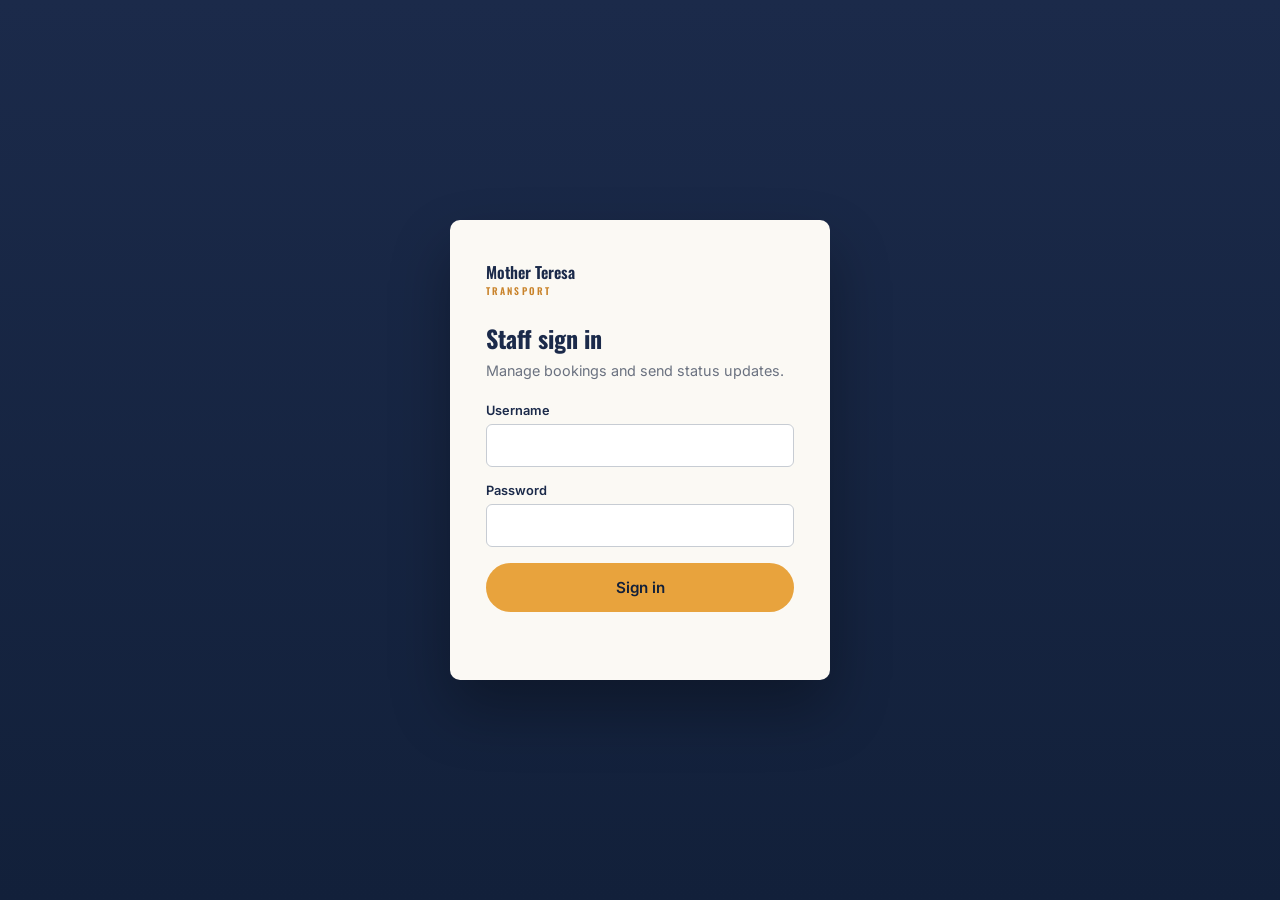
<file: admin/index.html>
<!DOCTYPE html>
<html lang="en">
<head>
<meta charset="UTF-8">
<meta name="viewport" content="width=device-width, initial-scale=1.0">
<title>Admin — Mother Teresa Transport</title>
<meta name="robots" content="noindex, nofollow">
<link rel="preconnect" href="https://fonts.googleapis.com">
<link rel="preconnect" href="https://fonts.gstatic.com" crossorigin>
<link href="https://fonts.googleapis.com/css2?family=Oswald:wght@500;600;700&family=Inter:wght@400;500;600;700&family=IBM+Plex+Mono:wght@400;500&display=swap" rel="stylesheet">
<link rel="stylesheet" href="css/admin.css">
</head>
<body>

<!-- ============ LOGIN VIEW ============ -->
<section class="login-screen" id="loginScreen">
  <form class="login-card" id="loginForm">
    <span class="login-brand">Mother&nbsp;Teresa<span>TRANSPORT</span></span>
    <h1>Staff sign in</h1>
    <p class="login-sub">Manage bookings and send status updates.</p>

    <label class="field">
      <span>Username</span>
      <input type="text" name="username" required autocomplete="username">
    </label>
    <label class="field">
      <span>Password</span>
      <input type="password" name="password" required autocomplete="current-password">
    </label>

    <button type="submit" class="btn btn-primary btn-lg">Sign in</button>
    <p class="login-error" id="loginError" role="alert"></p>
  </form>
</section>

<!-- ============ DASHBOARD VIEW ============ -->
<section class="dashboard" id="dashboard" hidden>
  <header class="admin-header">
    <span class="login-brand">Mother&nbsp;Teresa<span>TRANSPORT</span></span>
    <div class="admin-header-right">
      <span id="adminName" class="admin-name"></span>
      <button class="btn btn-ghost btn-sm" id="logoutBtn">Log out</button>
    </div>
  </header>

  <div class="dashboard-body">
    <div class="dashboard-toolbar">
      <input type="search" id="searchInput" placeholder="Search name, phone, tracking code, route…">
      <select id="statusFilter">
        <option value="">All statuses</option>
        <option value="received">Received</option>
        <option value="confirmed">Confirmed</option>
        <option value="picked_up">Picked up</option>
        <option value="in_transit">In transit</option>
        <option value="delivered">Delivered</option>
        <option value="cancelled">Cancelled</option>
      </select>
      <button class="btn btn-outline-navy btn-sm" id="refreshBtn">Refresh</button>
    </div>

    <div class="table-wrap">
      <table class="bookings-table">
        <thead>
          <tr>
            <th>Tracking</th>
            <th>Customer</th>
            <th>Route</th>
            <th>Goods</th>
            <th>Date</th>
            <th>Status</th>
          </tr>
        </thead>
        <tbody id="bookingsTableBody">
          <tr><td colspan="6" class="table-empty">Loading…</td></tr>
        </tbody>
      </table>
    </div>
  </div>

  <!-- ============ DETAIL / STATUS UPDATE PANEL ============ -->
  <aside class="detail-panel" id="detailPanel" hidden>
    <div class="detail-panel-inner">
      <button class="detail-close" id="detailClose" aria-label="Close">&times;</button>
      <h2 id="detailTracking"></h2>
      <span class="detail-status-badge" id="detailStatusBadge"></span>

      <dl class="detail-facts" id="detailFacts"></dl>

      <h3>History</h3>
      <ul class="detail-history" id="detailHistory"></ul>

      <h3>Update status</h3>
      <form id="statusForm" class="status-form">
        <label class="field">
          <span>New status</span>
          <select name="status" id="statusSelect" required>
            <option value="received">Received</option>
            <option value="confirmed">Confirmed</option>
            <option value="picked_up">Picked up</option>
            <option value="in_transit">In transit</option>
            <option value="delivered">Delivered</option>
            <option value="cancelled">Cancelled</option>
          </select>
        </label>
        <label class="field">
          <span>Note (optional)</span>
          <textarea name="note" rows="2" placeholder="e.g. Vehicle TN-38-XXXX assigned"></textarea>
        </label>
        <label class="checkbox-field">
          <input type="checkbox" name="notify_customer" checked>
          <span>Notify customer (email / WhatsApp / SMS)</span>
        </label>
        <button type="submit" class="btn btn-primary">Save update</button>
        <p class="status-form-msg" id="statusFormMsg"></p>
      </form>
    </div>
  </aside>
</section>

<script src="js/admin.js"></script>
</body>
</html>
</file>
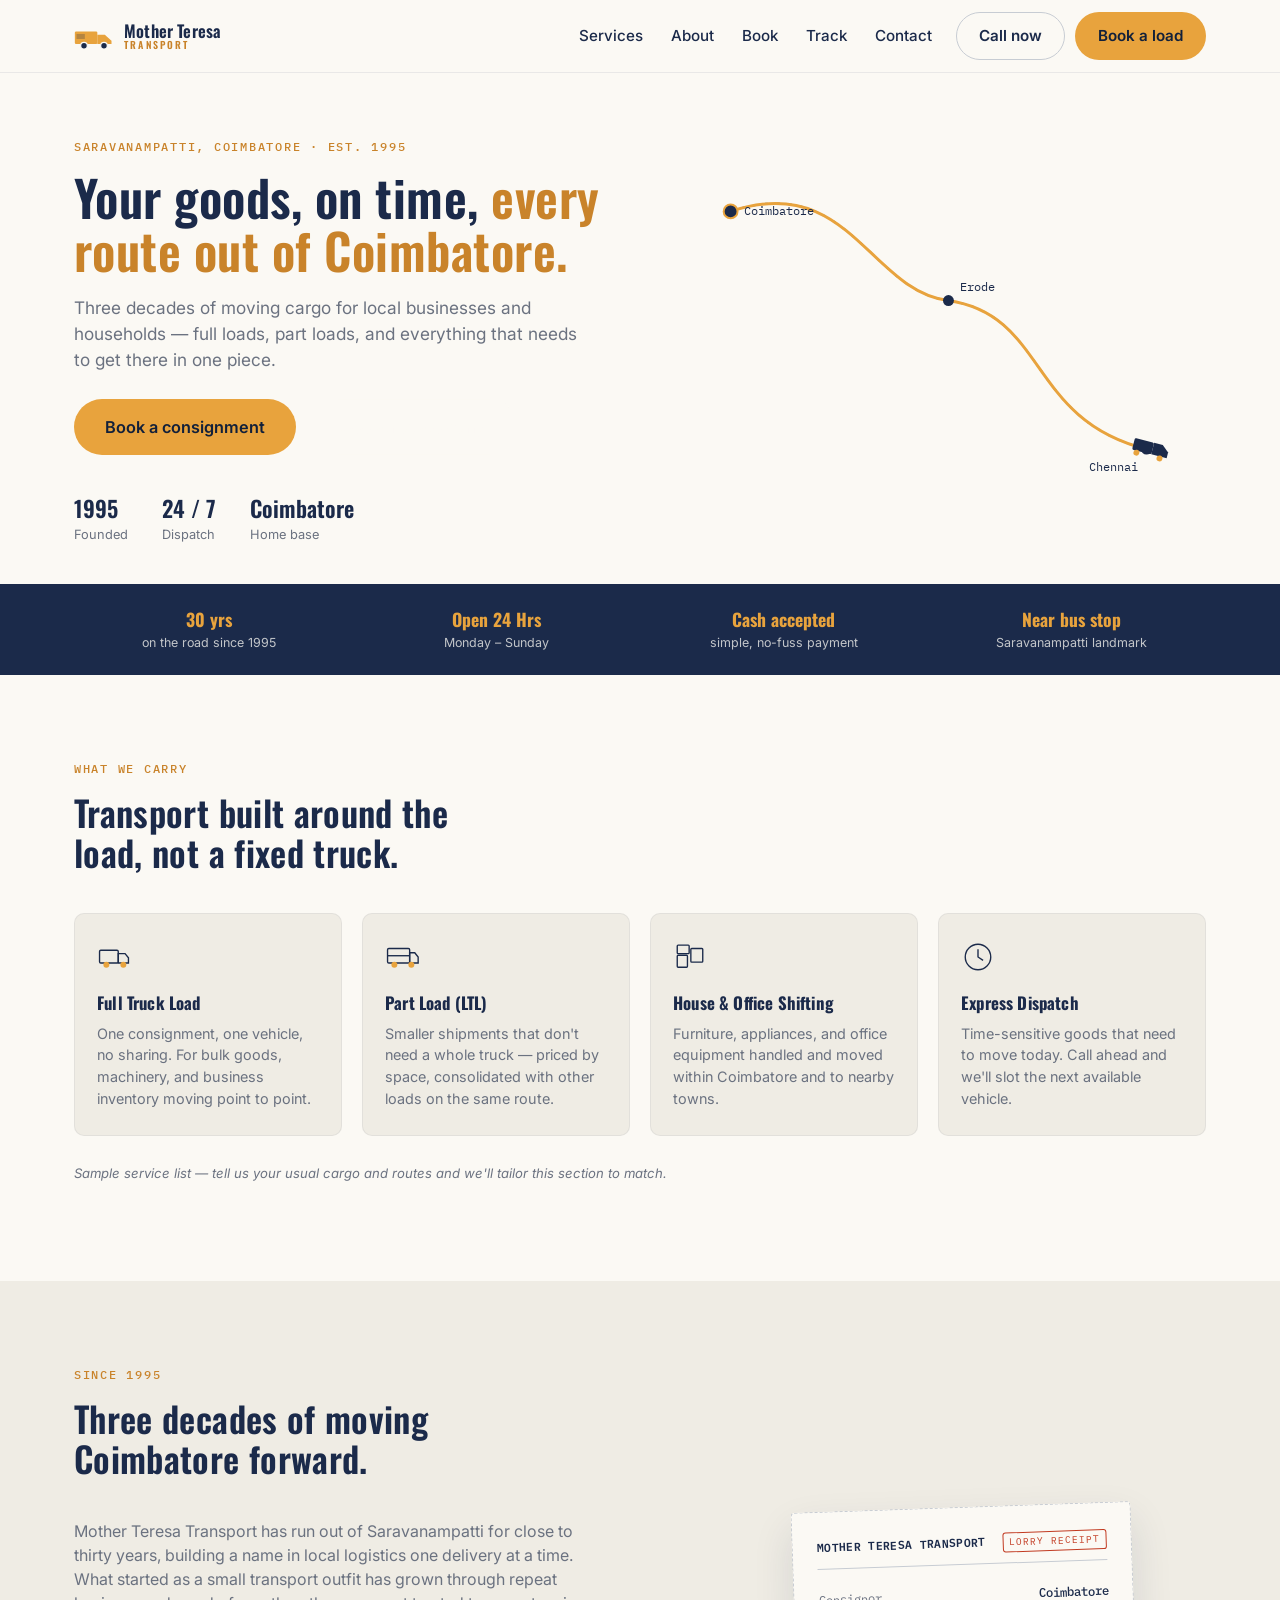
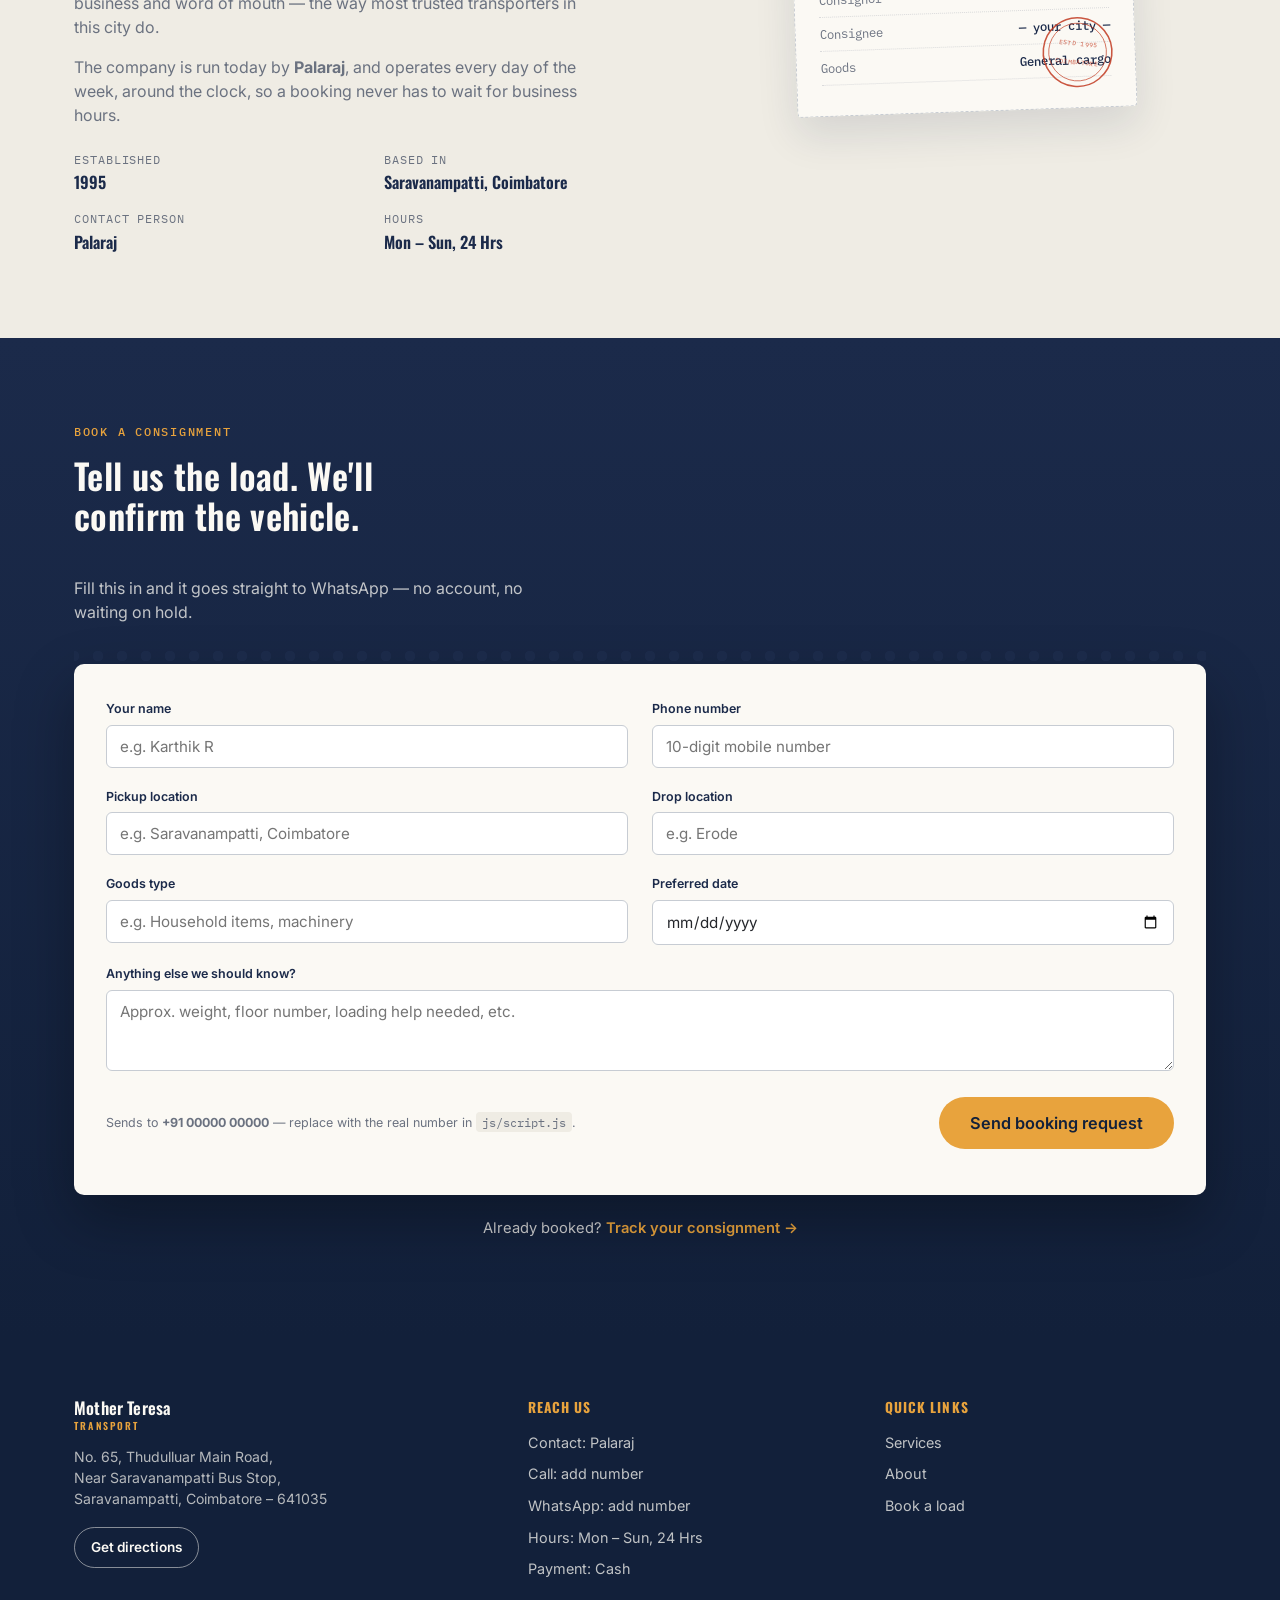
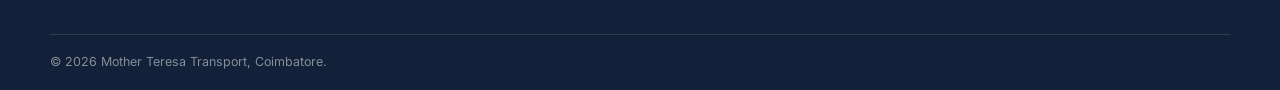
<file: frontend/index.html>
<!DOCTYPE html>
<html lang="en">
<head>
<meta charset="UTF-8">
<meta name="viewport" content="width=device-width, initial-scale=1.0">
<title>Mother Teresa Transport — Coimbatore | Goods Transport & Logistics Since 1995</title>
<meta name="description" content="Mother Teresa Transport, Saravanampatti, Coimbatore. Reliable goods transport and logistics since 1995. Book a consignment or get a quote in minutes.">
<link rel="preconnect" href="https://fonts.googleapis.com">
<link rel="preconnect" href="https://fonts.gstatic.com" crossorigin>
<link href="https://fonts.googleapis.com/css2?family=Oswald:wght@500;600;700&family=Inter:wght@400;500;600;700&family=IBM+Plex+Mono:wght@400;500&display=swap" rel="stylesheet">
<link rel="stylesheet" href="css/style.css">
</head>
<body>

<!-- ============ HEADER ============ -->
<header class="site-header" id="top">
  <div class="wrap header-row">
    <a class="brand" href="#top">
      <span class="brand-mark" aria-hidden="true">
        <svg viewBox="0 0 48 32" width="40" height="27">
          <rect x="1" y="10" width="27" height="15" rx="1.5" fill="var(--marigold)"/>
          <path d="M28 14h9l8 7v4h-17z" fill="var(--marigold)"/>
          <circle cx="12" cy="27" r="4" fill="var(--navy)" stroke="var(--paper)" stroke-width="1.5"/>
          <circle cx="36" cy="27" r="4" fill="var(--navy)" stroke="var(--paper)" stroke-width="1.5"/>
          <rect x="3" y="13" width="10" height="6" fill="var(--navy)" opacity="0.25"/>
        </svg>
      </span>
      <span class="brand-name">Mother&nbsp;Teresa<span class="brand-name-sub">TRANSPORT</span></span>
    </a>

    <nav class="main-nav" id="mainNav" aria-label="Primary">
      <a href="#services">Services</a>
      <a href="#about">About</a>
      <a href="#book">Book</a>
      <a href="track.html">Track</a>
      <a href="#contact">Contact</a>
    </nav>

    <div class="header-cta">
      <a class="btn btn-ghost" href="tel:+910000000000" id="callBtn">Call now</a>
      <a class="btn btn-primary" href="#book">Book a load</a>
    </div>

    <button class="nav-toggle" id="navToggle" aria-label="Open menu" aria-expanded="false">
      <span></span><span></span><span></span>
    </button>
  </div>
</header>

<!-- ============ HERO ============ -->
<section class="hero">
  <div class="wrap hero-row">
    <div class="hero-copy">
      <p class="eyebrow">Saravanampatti, Coimbatore · Est. 1995</p>
      <h1>Your goods, on time, <span>every route out of Coimbatore.</span></h1>
      <p class="hero-sub">Three decades of moving cargo for local businesses and households — full loads, part loads, and everything that needs to get there in one piece.</p>
      <div class="hero-actions">
        <a href="#book" class="btn btn-primary btn-lg">Book a consignment</a>
        <a href="#services" class="btn btn-outline btn-lg">See what we carry</a>
      </div>
      <dl class="hero-stats">
        <div><dt>1995</dt><dd>Founded</dd></div>
        <div><dt>24 / 7</dt><dd>Dispatch</dd></div>
        <div><dt>Coimbatore</dt><dd>Home base</dd></div>
      </dl>
    </div>

    <div class="hero-route" aria-hidden="true">
      <svg viewBox="0 0 520 380" class="route-svg">
        <path id="routePath" d="M40,60 C160,20 180,140 260,150 C360,165 340,270 460,300" fill="none" stroke="var(--steel)" stroke-width="2" stroke-dasharray="2 10" stroke-linecap="round"/>
        <path d="M40,60 C160,20 180,140 260,150 C360,165 340,270 460,300" fill="none" stroke="var(--marigold)" stroke-width="3" stroke-linecap="round" class="route-progress" id="routeProgress"/>

        <g class="stop" transform="translate(40,60)">
          <circle r="7" fill="var(--navy)"/>
          <circle r="7" fill="none" stroke="var(--marigold)" stroke-width="2" class="pulse"/>
          <text x="14" y="4" class="stop-label">Coimbatore</text>
        </g>
        <g class="stop" transform="translate(260,150)">
          <circle r="5.5" fill="var(--navy)"/>
          <text x="12" y="-10" class="stop-label">Erode</text>
        </g>
        <g class="stop" transform="translate(460,300)">
          <circle r="5.5" fill="var(--navy)"/>
          <text x="-58" y="22" class="stop-label">Chennai</text>
        </g>

        <g id="truckMark">
          <rect x="-14" y="-8" width="20" height="12" rx="1.5" fill="var(--navy)"/>
          <path d="M6,-8 h9 l7,6 v6 h-16z" fill="var(--navy)"/>
          <circle cx="-9" cy="6" r="3" fill="var(--marigold)"/>
          <circle cx="15" cy="6" r="3" fill="var(--marigold)"/>
        </g>
      </svg>
    </div>
  </div>
</section>

<!-- ============ TRUST STRIP ============ -->
<section class="trust-strip">
  <div class="wrap trust-row">
    <div><strong>30 yrs</strong><span>on the road since 1995</span></div>
    <div><strong>Open 24 Hrs</strong><span>Monday – Sunday</span></div>
    <div><strong>Cash accepted</strong><span>simple, no-fuss payment</span></div>
    <div><strong>Near bus stop</strong><span>Saravanampatti landmark</span></div>
  </div>
</section>

<!-- ============ SERVICES ============ -->
<section class="services" id="services">
  <div class="wrap">
    <p class="eyebrow">What we carry</p>
    <h2 class="section-title">Transport built around the load, not a fixed truck.</h2>

    <div class="service-grid">
      <article class="service-card">
        <div class="service-icon" aria-hidden="true">
          <svg viewBox="0 0 40 40"><rect x="3" y="12" width="22" height="15" rx="1.5"/><path d="M25 16h8l4 5v6H25z"/><circle cx="11" cy="29" r="3.5" class="wheel"/><circle cx="31" cy="29" r="3.5" class="wheel"/></svg>
        </div>
        <h3>Full Truck Load</h3>
        <p>One consignment, one vehicle, no sharing. For bulk goods, machinery, and business inventory moving point to point.</p>
      </article>

      <article class="service-card">
        <div class="service-icon" aria-hidden="true">
          <svg viewBox="0 0 40 40"><rect x="3" y="10" width="26" height="17" rx="1.5"/><line x1="3" y1="18.5" x2="29" y2="18.5"/><path d="M29 15h6l4 5v7h-10z"/><circle cx="11" cy="29" r="3.5" class="wheel"/><circle cx="31" cy="29" r="3.5" class="wheel"/></svg>
        </div>
        <h3>Part Load (LTL)</h3>
        <p>Smaller shipments that don't need a whole truck — priced by space, consolidated with other loads on the same route.</p>
      </article>

      <article class="service-card">
        <div class="service-icon" aria-hidden="true">
          <svg viewBox="0 0 40 40"><rect x="5" y="6" width="14" height="10" rx="1"/><rect x="21" y="10" width="14" height="16" rx="1"/><rect x="5" y="18" width="12" height="14" rx="1"/></svg>
        </div>
        <h3>House & Office Shifting</h3>
        <p>Furniture, appliances, and office equipment handled and moved within Coimbatore and to nearby towns.</p>
      </article>

      <article class="service-card">
        <div class="service-icon" aria-hidden="true">
          <svg viewBox="0 0 40 40"><circle cx="20" cy="20" r="15"/><path d="M20 11v9l6 4"/></svg>
        </div>
        <h3>Express Dispatch</h3>
        <p>Time-sensitive goods that need to move today. Call ahead and we'll slot the next available vehicle.</p>
      </article>
    </div>
    <p class="services-note">Sample service list — tell us your usual cargo and routes and we'll tailor this section to match.</p>
  </div>
</section>

<!-- ============ ABOUT ============ -->
<section class="about" id="about">
  <div class="wrap about-row">
    <div class="about-copy">
      <p class="eyebrow">Since 1995</p>
      <h2 class="section-title">Three decades of moving Coimbatore forward.</h2>
      <p>Mother Teresa Transport has run out of Saravanampatti for close to thirty years, building a name in local logistics one delivery at a time. What started as a small transport outfit has grown through repeat business and word of mouth — the way most trusted transporters in this city do.</p>
      <p>The company is run today by <strong>Palaraj</strong>, and operates every day of the week, around the clock, so a booking never has to wait for business hours.</p>
      <ul class="about-facts">
        <li><span>Established</span><strong>1995</strong></li>
        <li><span>Based in</span><strong>Saravanampatti, Coimbatore</strong></li>
        <li><span>Contact person</span><strong>Palaraj</strong></li>
        <li><span>Hours</span><strong>Mon – Sun, 24 Hrs</strong></li>
      </ul>
    </div>

    <div class="lr-card" aria-hidden="true">
      <div class="lr-card-inner">
        <div class="lr-head">
          <span class="lr-brand">MOTHER TERESA TRANSPORT</span>
          <span class="lr-tag">LORRY RECEIPT</span>
        </div>
        <div class="lr-row"><span>Consignor</span><b>Coimbatore</b></div>
        <div class="lr-row"><span>Consignee</span><b>— your city —</b></div>
        <div class="lr-row"><span>Goods</span><b>General cargo</b></div>
        <div class="lr-stamp">
          <svg viewBox="0 0 100 100">
            <circle cx="50" cy="50" r="44" fill="none" stroke="currentColor" stroke-width="2"/>
            <circle cx="50" cy="50" r="37" fill="none" stroke="currentColor" stroke-width="1"/>
            <text x="50" y="42" text-anchor="middle" class="stamp-text-top">ESTD 1995</text>
            <text x="50" y="66" text-anchor="middle" class="stamp-text-bottom">COIMBATORE</text>
          </svg>
        </div>
      </div>
    </div>
  </div>
</section>

<!-- ============ BOOKING ============ -->
<section class="booking" id="book">
  <div class="wrap">
    <p class="eyebrow eyebrow-light">Book a consignment</p>
    <h2 class="section-title section-title-light">Tell us the load. We'll confirm the vehicle.</h2>
    <p class="booking-sub">Fill this in and it goes straight to WhatsApp — no account, no waiting on hold.</p>

    <form class="booking-form" id="bookingForm">
      <div class="perforation" aria-hidden="true"></div>
      <div class="form-grid">
        <label class="field">
          <span>Your name</span>
          <input type="text" name="name" required placeholder="e.g. Karthik R">
        </label>
        <label class="field">
          <span>Phone number</span>
          <input type="tel" name="phone" required placeholder="10-digit mobile number" pattern="[0-9]{10}">
        </label>
        <label class="field">
          <span>Pickup location</span>
          <input type="text" name="pickup" required placeholder="e.g. Saravanampatti, Coimbatore">
        </label>
        <label class="field">
          <span>Drop location</span>
          <input type="text" name="drop" required placeholder="e.g. Erode">
        </label>
        <label class="field">
          <span>Goods type</span>
          <input type="text" name="goods" required placeholder="e.g. Household items, machinery">
        </label>
        <label class="field">
          <span>Preferred date</span>
          <input type="date" name="date" required>
        </label>
        <label class="field field-wide">
          <span>Anything else we should know?</span>
          <textarea name="notes" rows="3" placeholder="Approx. weight, floor number, loading help needed, etc."></textarea>
        </label>
      </div>

      <div class="form-footer">
        <p class="form-hint">Sends to <strong>+91 00000 00000</strong> — replace with the real number in <code>js/script.js</code>.</p>
        <button type="submit" class="btn btn-primary btn-lg">Send booking request</button>
      </div>
      <p class="booking-status" id="bookingStatus" role="status" aria-live="polite"></p>
    </form>

    <p class="track-link">Already booked? <a href="track.html">Track your consignment &rarr;</a></p>
  </div>
</section>

<!-- ============ CONTACT / FOOTER ============ -->
<footer class="site-footer" id="contact">
  <div class="wrap footer-row">
    <div class="footer-block">
      <span class="brand-name footer-brand">Mother&nbsp;Teresa<span class="brand-name-sub">TRANSPORT</span></span>
      <p class="footer-address">
        No. 65, Thudulluar Main Road,<br>
        Near Saravanampatti Bus Stop,<br>
        Saravanampatti, Coimbatore – 641035
      </p>
      <a class="btn btn-outline btn-sm" href="https://www.google.com/maps/search/?api=1&query=Mother+Teresa+Transport+Saravanampatti+Coimbatore" target="_blank" rel="noopener">Get directions</a>
    </div>

    <div class="footer-block">
      <h4>Reach us</h4>
      <ul class="footer-list">
        <li>Contact: Palaraj</li>
        <li><a href="tel:+910000000000">Call: add number</a></li>
        <li><a href="https://wa.me/910000000000" target="_blank" rel="noopener">WhatsApp: add number</a></li>
        <li>Hours: Mon – Sun, 24 Hrs</li>
        <li>Payment: Cash</li>
      </ul>
    </div>

    <div class="footer-block">
      <h4>Quick links</h4>
      <ul class="footer-list">
        <li><a href="#services">Services</a></li>
        <li><a href="#about">About</a></li>
        <li><a href="#book">Book a load</a></li>
      </ul>
    </div>
  </div>
  <div class="wrap footer-bottom">
    <span>© <span id="year"></span> Mother Teresa Transport, Coimbatore.</span>
  </div>
</footer>

<script src="js/script.js"></script>
</body>
</html>
</file>
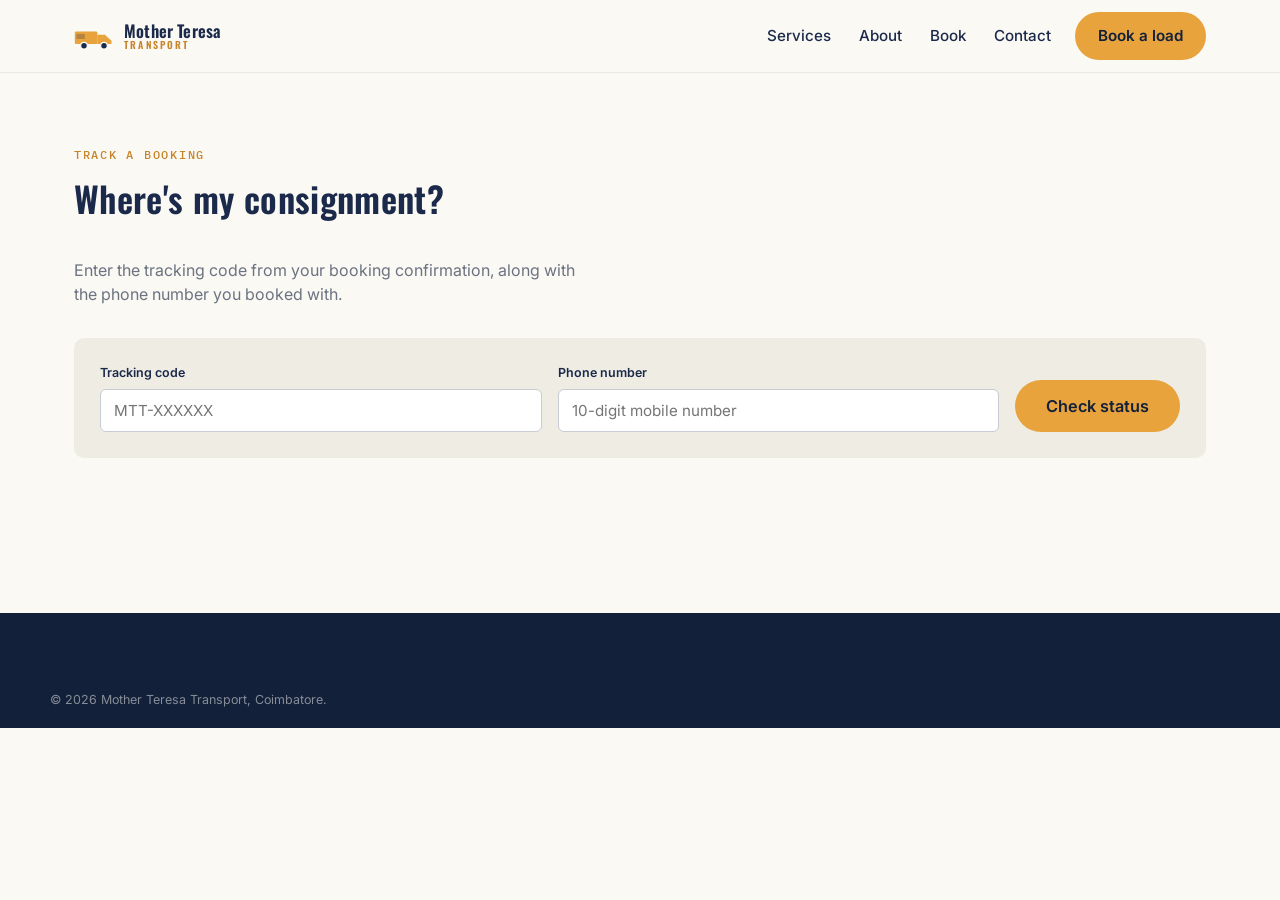
<file: frontend/track.html>
<!DOCTYPE html>
<html lang="en">
<head>
<meta charset="UTF-8">
<meta name="viewport" content="width=device-width, initial-scale=1.0">
<title>Track your consignment — Mother Teresa Transport</title>
<meta name="description" content="Check the status of your Mother Teresa Transport booking using your tracking code.">
<link rel="preconnect" href="https://fonts.googleapis.com">
<link rel="preconnect" href="https://fonts.gstatic.com" crossorigin>
<link href="https://fonts.googleapis.com/css2?family=Oswald:wght@500;600;700&family=Inter:wght@400;500;600;700&family=IBM+Plex+Mono:wght@400;500&display=swap" rel="stylesheet">
<link rel="stylesheet" href="css/style.css">
</head>
<body>

<header class="site-header" id="top">
  <div class="wrap header-row">
    <a class="brand" href="index.html">
      <span class="brand-mark" aria-hidden="true">
        <svg viewBox="0 0 48 32" width="40" height="27">
          <rect x="1" y="10" width="27" height="15" rx="1.5" fill="var(--marigold)"/>
          <path d="M28 14h9l8 7v4h-17z" fill="var(--marigold)"/>
          <circle cx="12" cy="27" r="4" fill="var(--navy)" stroke="var(--paper)" stroke-width="1.5"/>
          <circle cx="36" cy="27" r="4" fill="var(--navy)" stroke="var(--paper)" stroke-width="1.5"/>
          <rect x="3" y="13" width="10" height="6" fill="var(--navy)" opacity="0.25"/>
        </svg>
      </span>
      <span class="brand-name">Mother&nbsp;Teresa<span class="brand-name-sub">TRANSPORT</span></span>
    </a>
    <nav class="main-nav" id="mainNav" aria-label="Primary">
      <a href="index.html#services">Services</a>
      <a href="index.html#about">About</a>
      <a href="index.html#book">Book</a>
      <a href="index.html#contact">Contact</a>
    </nav>
    <div class="header-cta">
      <a class="btn btn-primary" href="index.html#book">Book a load</a>
    </div>
    <button class="nav-toggle" id="navToggle" aria-label="Open menu" aria-expanded="false">
      <span></span><span></span><span></span>
    </button>
  </div>
</header>

<section class="track-page">
  <div class="wrap">
    <p class="eyebrow">Track a booking</p>
    <h1 class="section-title">Where's my consignment?</h1>
    <p class="track-intro">Enter the tracking code from your booking confirmation, along with the phone number you booked with.</p>

    <form class="track-form" id="trackForm">
      <label class="field">
        <span>Tracking code</span>
        <input type="text" name="tracking_code" required placeholder="MTT-XXXXXX" autocapitalize="characters">
      </label>
      <label class="field">
        <span>Phone number</span>
        <input type="tel" name="phone" required placeholder="10-digit mobile number" pattern="[0-9]{10}">
      </label>
      <button type="submit" class="btn btn-primary btn-lg">Check status</button>
    </form>

    <div id="trackResult" class="track-result"></div>
  </div>
</section>

<footer class="site-footer">
  <div class="wrap footer-bottom">
    <span>© <span id="year"></span> Mother Teresa Transport, Coimbatore.</span>
  </div>
</footer>

<script src="js/script.js"></script>
</body>
</html>
</file>
<file: admin/css/admin.css>
:root{
  --navy: #1B2A4A;
  --navy-deep: #12203A;
  --marigold: #E8A33D;
  --marigold-deep: #C9832A;
  --concrete: #EFECE4;
  --paper: #FBF9F4;
  --charcoal: #24262B;
  --steel: #6B7280;
  --steel-light: #C7CCD3;
  --signal-red: #C23B22;

  --font-display: 'Oswald', 'Arial Narrow', sans-serif;
  --font-body: 'Inter', system-ui, sans-serif;
  --font-mono: 'IBM Plex Mono', monospace;
  --radius: 10px;
}

*{ box-sizing:border-box; }
body{
  margin:0; font-family: var(--font-body); background: var(--concrete); color: var(--charcoal);
  -webkit-font-smoothing: antialiased;
}
h1,h2,h3{ font-family: var(--font-display); margin:0; color: var(--navy); }
input, select, textarea, button{ font-family: inherit; }

.btn{
  display:inline-flex; align-items:center; justify-content:center; gap:6px;
  padding: 12px 22px; border-radius: 999px; font-weight:600; font-size:0.95rem;
  border: 1.5px solid transparent; cursor:pointer; transition: transform .15s ease, background .15s ease;
}
.btn:hover{ transform: translateY(-1px); }
.btn-primary{ background: var(--marigold); color: var(--navy-deep); }
.btn-primary:hover{ background: var(--marigold-deep); }
.btn-ghost{ background: transparent; color: var(--paper); border-color: rgba(251,249,244,0.4); }
.btn-outline-navy{ background: transparent; color: var(--navy); border-color: var(--steel-light); }
.btn-outline-navy:hover{ border-color: var(--navy); }
.btn-lg{ padding:14px 26px; width:100%; }
.btn-sm{ padding:8px 16px; font-size:0.82rem; }

.field{ display:flex; flex-direction:column; gap:6px; margin-bottom:16px; }
.field span{ font-size:0.8rem; font-weight:600; color: var(--navy); }
.field input, .field select, .field textarea{
  padding: 11px 13px; border: 1.5px solid var(--steel-light); border-radius:6px; background:#fff; font-size:0.95rem;
}
.field input:focus, .field select:focus, .field textarea:focus{ outline:none; border-color: var(--marigold); }

/* ---------- login ---------- */
.login-screen{
  min-height:100vh; display:flex; align-items:center; justify-content:center;
  background: linear-gradient(180deg, var(--navy), var(--navy-deep)); padding: 24px;
}
.login-card{
  background: var(--paper); border-radius: var(--radius); padding: 40px 36px;
  width:100%; max-width: 380px; box-shadow: 0 30px 60px rgba(0,0,0,0.3);
}
.login-brand{ font-family: var(--font-display); font-weight:600; color: var(--navy); display:block; margin-bottom: 22px; }
.login-brand span{ display:block; font-size:0.6rem; letter-spacing:0.22em; color: var(--marigold-deep); }
.login-card h1{ font-size: 1.5rem; margin-bottom:6px; }
.login-sub{ color: var(--steel); font-size:0.9rem; margin: 0 0 24px; }
.login-error{ color: var(--signal-red); font-size:0.85rem; margin: 12px 0 0; min-height: 1.2em; }

/* ---------- dashboard shell ---------- */
.admin-header{
  background: var(--navy); color: var(--paper); display:flex; align-items:center; justify-content:space-between;
  padding: 16px 28px;
}
.admin-header .login-brand{ margin:0; color: var(--paper); }
.admin-header .login-brand span{ color: var(--marigold); }
.admin-header-right{ display:flex; align-items:center; gap:16px; }
.admin-name{ font-size:0.88rem; color: rgba(251,249,244,0.8); }

.dashboard-body{ padding: 24px 28px; }
.dashboard-toolbar{ display:flex; gap:12px; margin-bottom: 18px; flex-wrap:wrap; }
.dashboard-toolbar input[type="search"]{
  flex: 1 1 260px; padding: 11px 14px; border: 1.5px solid var(--steel-light); border-radius:6px; background:#fff;
}
.dashboard-toolbar select{ padding: 11px 14px; border: 1.5px solid var(--steel-light); border-radius:6px; background:#fff; }

.table-wrap{ background:#fff; border-radius: var(--radius); overflow:hidden; box-shadow: 0 4px 16px rgba(27,42,74,0.06); }
.bookings-table{ width:100%; border-collapse: collapse; font-size: 0.9rem; }
.bookings-table thead{ background: var(--concrete); }
.bookings-table th{ text-align:left; padding: 12px 16px; font-size:0.75rem; text-transform:uppercase; letter-spacing:0.05em; color: var(--steel); }
.bookings-table td{ padding: 13px 16px; border-top: 1px solid var(--concrete); }
.bookings-table tbody tr{ cursor:pointer; transition: background .12s ease; }
.bookings-table tbody tr:hover{ background: #FBF7EE; }
.table-empty{ text-align:center; color: var(--steel); padding: 30px !important; }

.tracking-cell{ font-family: var(--font-mono); color: var(--navy); font-weight:600; }

.status-pill{
  font-family: var(--font-mono); font-size:0.7rem; text-transform:uppercase; letter-spacing:0.05em;
  padding: 4px 10px; border-radius:999px; background: var(--concrete); color: var(--navy); display:inline-block;
}
.status-pill.delivered{ background:#E4F3EA; color:#2E7D4F; }
.status-pill.cancelled{ background:#FBE7E3; color: var(--signal-red); }
.status-pill.in_transit, .status-pill.picked_up{ background:#FDF1DC; color: var(--marigold-deep); }

/* ---------- detail panel ---------- */
.detail-panel{
  position: fixed; top:0; right:0; bottom:0; width: min(420px, 100vw);
  background: var(--paper); box-shadow: -12px 0 40px rgba(0,0,0,0.18);
  overflow-y:auto; z-index: 100;
}
.detail-panel-inner{ padding: 28px 26px 40px; position:relative; }
.detail-close{
  position:absolute; top:20px; right:20px; background:none; border:none; font-size:1.6rem;
  color: var(--steel); cursor:pointer; line-height:1;
}
#detailTracking{ font-family: var(--font-mono); font-size:1.2rem; margin-bottom:8px; }
.detail-status-badge{
  font-family: var(--font-mono); font-size:0.72rem; text-transform:uppercase; letter-spacing:0.05em;
  padding: 4px 10px; border-radius:999px; background: var(--concrete); color: var(--navy); display:inline-block;
  margin-bottom: 20px;
}
.detail-facts{ display:grid; grid-template-columns: 1fr 1fr; gap: 12px 16px; margin: 0 0 24px; }
.detail-facts div{ display:flex; flex-direction:column; gap:2px; }
.detail-facts dt{ font-family: var(--font-mono); font-size:0.7rem; text-transform:uppercase; color: var(--steel); }
.detail-facts dd{ margin:0; font-weight:600; color: var(--navy); font-size:0.9rem; }

.detail-panel h3{ font-size:0.95rem; margin: 24px 0 10px; }
.detail-history{ list-style:none; margin:0; padding:0; }
.detail-history li{ padding: 8px 0; border-bottom: 1px dashed var(--steel-light); font-size:0.85rem; }
.detail-history .h-status{ font-weight:600; color: var(--navy); }
.detail-history .h-meta{ display:block; color: var(--steel); font-size:0.78rem; margin-top:2px; }

.status-form{ margin-top: 4px; }
.checkbox-field{ display:flex; align-items:center; gap:8px; margin-bottom:16px; font-size:0.88rem; }
.status-form-msg{ font-size:0.82rem; margin: 10px 0 0; min-height: 1.2em; }
.status-form-msg[data-kind="success"]{ color:#2E7D4F; }
.status-form-msg[data-kind="error"]{ color: var(--signal-red); }

@media (max-width: 720px){
  .detail-facts{ grid-template-columns: 1fr; }
  .table-wrap{ overflow-x:auto; }
}
</file>
<file: frontend/css/style.css>
/* ===========================================================
   Mother Teresa Transport — design tokens
   =========================================================== */
:root{
  --navy: #1B2A4A;
  --navy-deep: #12203A;
  --marigold: #E8A33D;
  --marigold-deep: #C9832A;
  --concrete: #EFECE4;
  --paper: #FBF9F4;
  --charcoal: #24262B;
  --steel: #6B7280;
  --steel-light: #C7CCD3;
  --signal-red: #C23B22;

  --font-display: 'Oswald', 'Arial Narrow', sans-serif;
  --font-body: 'Inter', system-ui, sans-serif;
  --font-mono: 'IBM Plex Mono', monospace;

  --radius: 10px;
  --wrap: 1180px;
}

*{ box-sizing: border-box; }
html{ scroll-behavior: smooth; }
body{
  margin:0;
  font-family: var(--font-body);
  color: var(--charcoal);
  background: var(--paper);
  line-height: 1.5;
  -webkit-font-smoothing: antialiased;
}
img,svg{ display:block; max-width:100%; }
a{ color: inherit; text-decoration: none; }
ul{ margin:0; padding:0; list-style:none; }
h1,h2,h3,h4{ font-family: var(--font-display); margin:0; letter-spacing: 0.01em; }
p{ margin: 0 0 1em; color: var(--steel); }
:focus-visible{ outline: 3px solid var(--marigold); outline-offset: 2px; }

.wrap{ max-width: var(--wrap); margin: 0 auto; padding: 0 24px; }

@media (prefers-reduced-motion: reduce){
  *{ animation-duration: 0.001ms !important; animation-iteration-count: 1 !important; transition-duration: 0.001ms !important; scroll-behavior: auto !important; }
}

/* ---------- buttons ---------- */
.btn{
  display:inline-flex; align-items:center; justify-content:center;
  padding: 12px 22px; border-radius: 999px;
  font-family: var(--font-body); font-weight: 600; font-size: 0.95rem;
  border: 1.5px solid transparent; cursor:pointer;
  transition: transform .15s ease, background .15s ease, border-color .15s ease, color .15s ease;
  white-space: nowrap;
}
.btn:hover{ transform: translateY(-1px); }
.btn-primary{ background: var(--marigold); color: var(--navy-deep); }
.btn-primary:hover{ background: var(--marigold-deep); }
.btn-ghost{ background: transparent; color: var(--navy); border-color: var(--steel-light); }
.btn-ghost:hover{ border-color: var(--navy); }
.btn-outline{ background: transparent; color: var(--paper); border-color: rgba(251,249,244,0.5); }
.btn-outline:hover{ border-color: var(--paper); }
.btn-lg{ padding: 15px 30px; font-size: 1.02rem; }
.btn-sm{ padding: 9px 16px; font-size: 0.85rem; }

/* ===========================================================
   Header
   =========================================================== */
.site-header{
  position: sticky; top:0; z-index: 50;
  background: rgba(251,249,244,0.92);
  backdrop-filter: blur(6px);
  border-bottom: 1px solid rgba(27,42,74,0.08);
}
.header-row{ display:flex; align-items:center; gap: 24px; height: 72px; }
.brand{ display:flex; align-items:center; gap:10px; margin-right: auto; }
.brand-name{
  font-family: var(--font-display); font-weight:600; font-size: 1.05rem;
  color: var(--navy); line-height:1.05; letter-spacing: 0.01em;
}
.brand-name-sub{ display:block; font-size: 0.62rem; letter-spacing: 0.22em; color: var(--marigold-deep); font-weight:600; }

.main-nav{ display:flex; gap: 28px; }
.main-nav a{ font-weight:500; color: var(--navy); font-size: 0.95rem; position: relative; }
.main-nav a::after{
  content:""; position:absolute; left:0; right:0; bottom:-6px; height:2px;
  background: var(--marigold); transform: scaleX(0); transform-origin: left;
  transition: transform .2s ease;
}
.main-nav a:hover::after{ transform: scaleX(1); }

.header-cta{ display:flex; gap:10px; }
.nav-toggle{ display:none; }

@media (max-width: 860px){
  .main-nav{
    position:absolute; top:72px; left:0; right:0;
    background: var(--paper); flex-direction:column; gap:0;
    border-bottom: 1px solid rgba(27,42,74,0.08);
    max-height:0; overflow:hidden; transition: max-height .25s ease;
  }
  .main-nav.open{ max-height: 260px; }
  .main-nav a{ padding: 14px 24px; border-top: 1px solid rgba(27,42,74,0.06); }
  .header-cta{ display:none; }
  .nav-toggle{
    display:flex; flex-direction:column; gap:5px; width:34px; height:34px;
    align-items:center; justify-content:center; background:none; border:none; cursor:pointer;
  }
  .nav-toggle span{ width: 22px; height: 2px; background: var(--navy); border-radius:2px; }
}

/* ===========================================================
   Hero
   =========================================================== */
.hero{ background: var(--paper); padding: 64px 0 40px; }
.hero-row{ display:grid; grid-template-columns: 1.05fr 0.95fr; gap: 48px; align-items:center; }

.eyebrow{
  font-family: var(--font-mono); text-transform: uppercase; letter-spacing: 0.14em;
  font-size: 0.78rem; color: var(--marigold-deep); font-weight:500; margin: 0 0 14px;
}
.eyebrow-light{ color: var(--marigold); }

.hero-copy h1{
  font-size: clamp(2.1rem, 4vw, 3.1rem); color: var(--navy); line-height: 1.08; font-weight:600;
}
.hero-copy h1 span{ color: var(--marigold-deep); }
.hero-sub{ font-size: 1.08rem; max-width: 46ch; margin-top: 18px; }
.hero-actions{ display:flex; gap:14px; flex-wrap:wrap; margin: 26px 0 36px; }

.hero-stats{ display:flex; gap: 34px; margin:0; }
.hero-stats dt{ font-family: var(--font-display); font-size: 1.4rem; color: var(--navy); font-weight:600; }
.hero-stats dd{ margin:0; font-size:0.8rem; color: var(--steel); }

.route-svg{ width:100%; height:auto; }
.route-progress{
  stroke-dasharray: 900; stroke-dashoffset: 900;
  animation: draw 2.6s ease-out .3s forwards;
}
@keyframes draw{ to{ stroke-dashoffset: 0; } }
.stop-label{ font-family: var(--font-mono); font-size: 12px; fill: var(--navy); }
.pulse{ transform-origin: center; animation: pulse 2.2s ease-out infinite; }
@keyframes pulse{ 0%{ r:7; opacity: 0.9;} 100%{ r:16; opacity:0; } }
#truckMark{ offset-path: path('M40,60 C160,20 180,140 260,150 C360,165 340,270 460,300'); animation: travel 2.6s ease-out .3s forwards; }
@keyframes travel{ 0%{ offset-distance: 0%; } 100%{ offset-distance: 100%; } }

/* ===========================================================
   Trust strip
   =========================================================== */
.trust-strip{ background: var(--navy); color: var(--paper); padding: 22px 0; }
.trust-row{ display:grid; grid-template-columns: repeat(4,1fr); gap: 18px; }
.trust-row div{ display:flex; flex-direction:column; gap:2px; text-align:center; }
.trust-row strong{ font-family: var(--font-display); font-size: 1.1rem; color: var(--marigold); }
.trust-row span{ font-size: 0.78rem; color: rgba(251,249,244,0.75); }

/* ===========================================================
   Services
   =========================================================== */
.services{ padding: 84px 0; }
.section-title{ font-size: clamp(1.6rem, 3vw, 2.2rem); color: var(--navy); max-width: 20ch; margin-bottom: 40px; font-weight:600; line-height:1.15; }
.section-title-light{ color: var(--paper); }

.service-grid{ display:grid; grid-template-columns: repeat(4, 1fr); gap: 20px; }
.service-card{
  background: var(--concrete); border-radius: var(--radius); padding: 26px 22px;
  border: 1px solid rgba(27,42,74,0.06);
  transition: transform .18s ease, box-shadow .18s ease;
}
.service-card:hover{ transform: translateY(-4px); box-shadow: 0 12px 24px rgba(27,42,74,0.08); }
.service-icon svg{ width: 34px; height:34px; }
.service-icon svg *{ fill: none; stroke: var(--navy); stroke-width: 1.6; }
.service-icon svg .wheel{ fill: var(--marigold); stroke: none; }
.service-card h3{ font-size: 1.05rem; margin: 16px 0 8px; color: var(--navy); }
.service-card p{ font-size: 0.9rem; margin:0; }
.services-note{ margin-top: 28px; font-size: 0.82rem; font-style: italic; }

@media (max-width: 900px){ .service-grid{ grid-template-columns: repeat(2,1fr); } }
@media (max-width: 560px){ .service-grid{ grid-template-columns: 1fr; } }

/* ===========================================================
   About + LR card (signature element)
   =========================================================== */
.about{ background: var(--concrete); padding: 84px 0; }
.about-row{ display:grid; grid-template-columns: 1.1fr 0.9fr; gap: 56px; align-items:center; }
.about-copy p{ max-width: 52ch; }
.about-facts{ display:grid; grid-template-columns: 1fr 1fr; gap: 16px 28px; margin-top: 24px; }
.about-facts li{ display:flex; flex-direction:column; gap:2px; }
.about-facts span{ font-family: var(--font-mono); font-size: 0.72rem; text-transform: uppercase; letter-spacing: 0.08em; color: var(--steel); }
.about-facts strong{ color: var(--navy); font-family: var(--font-display); font-weight:600; font-size: 1.02rem; }

.lr-card{ display:flex; justify-content:center; }
.lr-card-inner{
  position: relative;
  width: 100%; max-width: 340px;
  background: var(--paper);
  border: 1.5px dashed var(--steel-light);
  border-radius: 4px;
  padding: 26px 24px 30px;
  box-shadow: 0 18px 40px rgba(27,42,74,0.12);
  transform: rotate(-2deg);
  font-family: var(--font-mono);
}
.lr-head{ display:flex; justify-content:space-between; align-items:baseline; border-bottom: 1px solid var(--steel-light); padding-bottom: 10px; margin-bottom: 14px; }
.lr-brand{ font-size: 0.72rem; font-weight:600; color: var(--navy); letter-spacing: 0.03em; max-width: 60%; }
.lr-tag{ font-size: 0.6rem; letter-spacing: 0.1em; color: var(--signal-red); border: 1px solid var(--signal-red); padding: 2px 6px; border-radius: 3px; }
.lr-row{ display:flex; justify-content:space-between; font-size: 0.78rem; padding: 7px 0; border-bottom: 1px dotted rgba(27,42,74,0.15); color: var(--steel); }
.lr-row b{ color: var(--navy); font-weight:500; }
.lr-stamp{ position:absolute; right: 18px; bottom: 16px; width: 78px; height:78px; color: var(--signal-red); opacity: 0.85; transform: rotate(8deg); }
.stamp-text-top, .stamp-text-bottom{ font-family: var(--font-mono); font-size: 8px; fill: currentColor; letter-spacing: 0.06em; }

@media (max-width: 860px){
  .about-row{ grid-template-columns: 1fr; }
  .lr-card{ order:-1; }
}

/* ===========================================================
   Booking (LR-styled form)
   =========================================================== */
.booking{ background: var(--navy); background-image: linear-gradient(180deg, var(--navy), var(--navy-deep)); padding: 84px 0; }
.booking-sub{ color: rgba(251,249,244,0.75); max-width: 50ch; margin-bottom: 40px; }

.booking-form{
  position: relative;
  background: var(--paper); border-radius: var(--radius);
  padding: 36px 32px 28px; box-shadow: 0 24px 60px rgba(0,0,0,0.3);
}
.perforation{
  position:absolute; top:-1px; left:0; right:0; height: 14px;
  background-image: radial-gradient(circle, var(--navy) 5px, transparent 5.5px);
  background-size: 24px 14px; background-position: 12px 0; background-repeat: repeat-x;
  transform: translateY(-100%);
  opacity: 0.9;
}
.form-grid{ display:grid; grid-template-columns: repeat(2, 1fr); gap: 20px 24px; }
.field{ display:flex; flex-direction:column; gap:6px; }
.field span{ font-size: 0.78rem; font-weight:600; color: var(--navy); }
.field input, .field textarea{
  font-family: var(--font-body); font-size: 0.95rem; padding: 11px 13px;
  border: 1.5px solid var(--steel-light); border-radius: 6px; background: #fff; color: var(--charcoal);
}
.field input:focus, .field textarea:focus{ border-color: var(--marigold); }
.field-wide{ grid-column: 1 / -1; }

.form-footer{ display:flex; align-items:center; justify-content:space-between; gap: 16px; margin-top: 26px; flex-wrap: wrap; }
.form-hint{ font-size: 0.78rem; margin:0; color: var(--steel); }
.form-hint code{ background: var(--concrete); padding: 2px 6px; border-radius: 4px; font-family: var(--font-mono); }

.booking-status{ margin: 18px 0 0; font-size: 0.88rem; font-weight:500; }
.booking-status[data-kind="pending"]{ color: var(--marigold); }
.booking-status[data-kind="success"]{ color: #4CAF7D; }
.booking-status[data-kind="error"]{ color: #E88C7D; }

.track-link{ margin-top: 22px; text-align:center; color: rgba(251,249,244,0.8); font-size: 0.92rem; }
.track-link a{ color: var(--marigold); font-weight:600; }
.track-link a:hover{ text-decoration: underline; }

@media (max-width: 700px){ .form-grid{ grid-template-columns: 1fr; } }

/* ---------- Track page ---------- */
.track-page{ padding: 72px 0 100px; min-height: 60vh; }
.track-intro{ max-width: 52ch; margin-bottom: 32px; }
.track-form{
  display:flex; gap: 16px; align-items:flex-end; flex-wrap:wrap;
  background: var(--concrete); border-radius: var(--radius); padding: 26px; margin-bottom: 36px;
}
.track-form .field{ flex: 1 1 220px; }

.track-result .track-pending{ color: var(--steel); }
.track-result .track-error{ color: var(--signal-red); }

.track-card{
  background: var(--paper); border: 1.5px solid var(--steel-light); border-radius: var(--radius);
  padding: 26px; max-width: 480px; box-shadow: 0 12px 30px rgba(27,42,74,0.08);
}
.track-card-head{ display:flex; justify-content:space-between; align-items:center; margin-bottom: 12px; }
.track-code{ font-family: var(--font-mono); font-weight:600; color: var(--navy); letter-spacing: 0.04em; }
.track-status{
  font-family: var(--font-mono); font-size: 0.72rem; text-transform: uppercase; letter-spacing: 0.06em;
  padding: 4px 10px; border-radius: 999px; background: var(--concrete); color: var(--navy);
}
.track-status-delivered{ background: #E4F3EA; color: #2E7D4F; }
.track-status-cancelled{ background: #FBE7E3; color: var(--signal-red); }
.track-status-in_transit, .track-status-picked_up{ background: #FDF1DC; color: var(--marigold-deep); }

.track-route{ font-weight:600; color: var(--navy); margin: 0 0 4px; }
.track-goods{ font-size: 0.85rem; margin: 0 0 18px; }

.track-history{ list-style:none; margin:0; padding:0; border-top: 1px dashed var(--steel-light); padding-top: 14px; }
.track-history li{
  display:grid; grid-template-columns: auto auto; gap: 4px 12px; font-size: 0.82rem; padding: 6px 0;
}
.track-history-status{ font-weight:600; color: var(--navy); }
.track-history-time{ color: var(--steel); justify-self:end; }
.track-history-note{ grid-column: 1 / -1; color: var(--steel); font-style: italic; }

/* ===========================================================
   Footer
   =========================================================== */
.site-footer{ background: var(--navy-deep); color: rgba(251,249,244,0.85); padding: 60px 0 0; }
.footer-row{ display:grid; grid-template-columns: 1.3fr 1fr 1fr; gap: 36px; padding-bottom: 44px; border-bottom: 1px solid rgba(251,249,244,0.12); }
.footer-brand{ color: var(--paper); }
.footer-brand .brand-name-sub{ color: var(--marigold); }
.footer-address{ font-size: 0.88rem; margin: 14px 0 18px; color: rgba(251,249,244,0.7); }
.footer-block h4{ font-family: var(--font-display); font-size: 0.85rem; letter-spacing: 0.08em; text-transform: uppercase; color: var(--marigold); margin-bottom: 14px; }
.footer-list li{ margin-bottom: 10px; font-size: 0.9rem; color: rgba(251,249,244,0.75); }
.footer-list a:hover{ color: var(--marigold); }
.footer-bottom{ padding: 18px 0; font-size: 0.78rem; color: rgba(251,249,244,0.5); }

@media (max-width: 760px){ .footer-row{ grid-template-columns: 1fr; } }
@media (max-width: 760px){ .hero-row{ grid-template-columns: 1fr; } .trust-row{ grid-template-columns: repeat(2,1fr); } }
</file>
